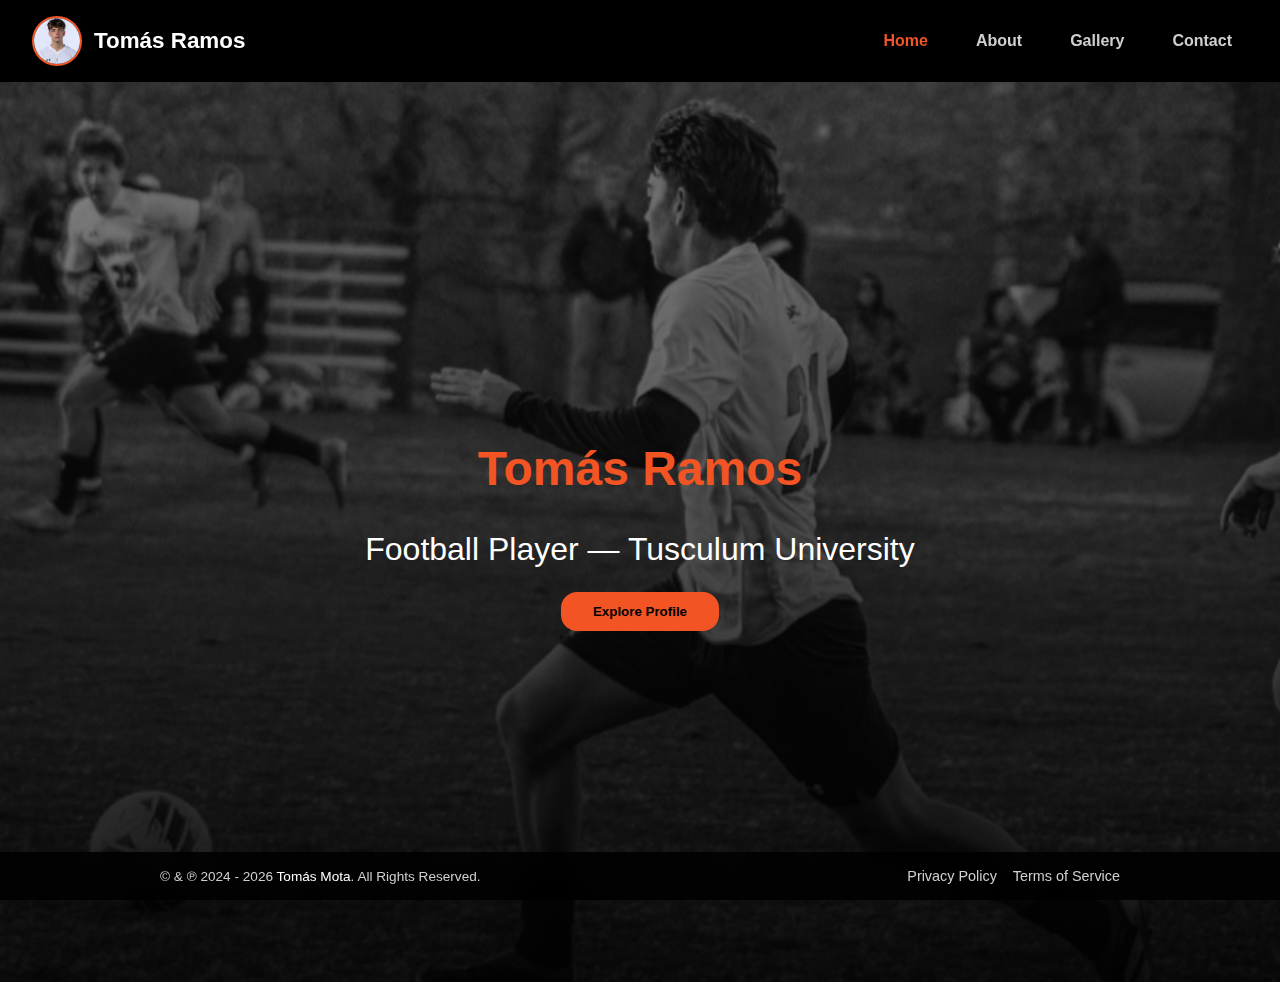
<file: index.html>
<!DOCTYPE html>
<html lang="en">
<head>
  <meta charset="UTF-8">
  <meta name="viewport" content="width=device-width, initial-scale=1.0">
  <title>Tomás Ramos — Home</title>
  <link rel="icon" href="img/profile.jpg" type="image/jpg" />
  <link rel="stylesheet" href="css/style.css">
</head>
<body>
  <!-- HEADER -->
  <header>
    <a href="index.html" class="logo">
      <img src="img/profile.jpg" alt="Tomás Ramos"> Tomás Ramos
    </a>
    <nav>
      <a href="index.html" class="active">Home</a>
      <a href="about.html">About</a>
      <!-- <a href="stats.html">Stats</a> -->
      <a href="gallery.html">Gallery</a>
      <a href="contact.html">Contact</a>
    </nav>
    <div class="menu-toggle">&#9776;</div> <!-- botão do menu -->
  </header>

  <!-- HERO FULLSCREEN -->
  <section class="hero">
    <h1>Tomás Ramos</h1>
    <h2>Football Player — Tusculum University</h2>
    <button onclick="window.location.href='about.html'">Explore Profile</button>
  </section>

  <!-- FOOTER -->
  <footer>
    <div class="left">
      © & ℗ 2024 - <span class="year"></span> <a href="https://tomasmotahq.github.io/" class="font-bold">Tomás Mota</a>. All Rights Reserved.
    </div>
    <div class="right">
      <a href="https://tomasmotahq.github.io/privacypolicy.html">Privacy Policy</a>
      <a href="https://tomasmotahq.github.io/termsofservice.html">Terms of Service</a>
    </div>
  </footer>

  <script src="js/main.js"></script>
</body>
</html>
</file>
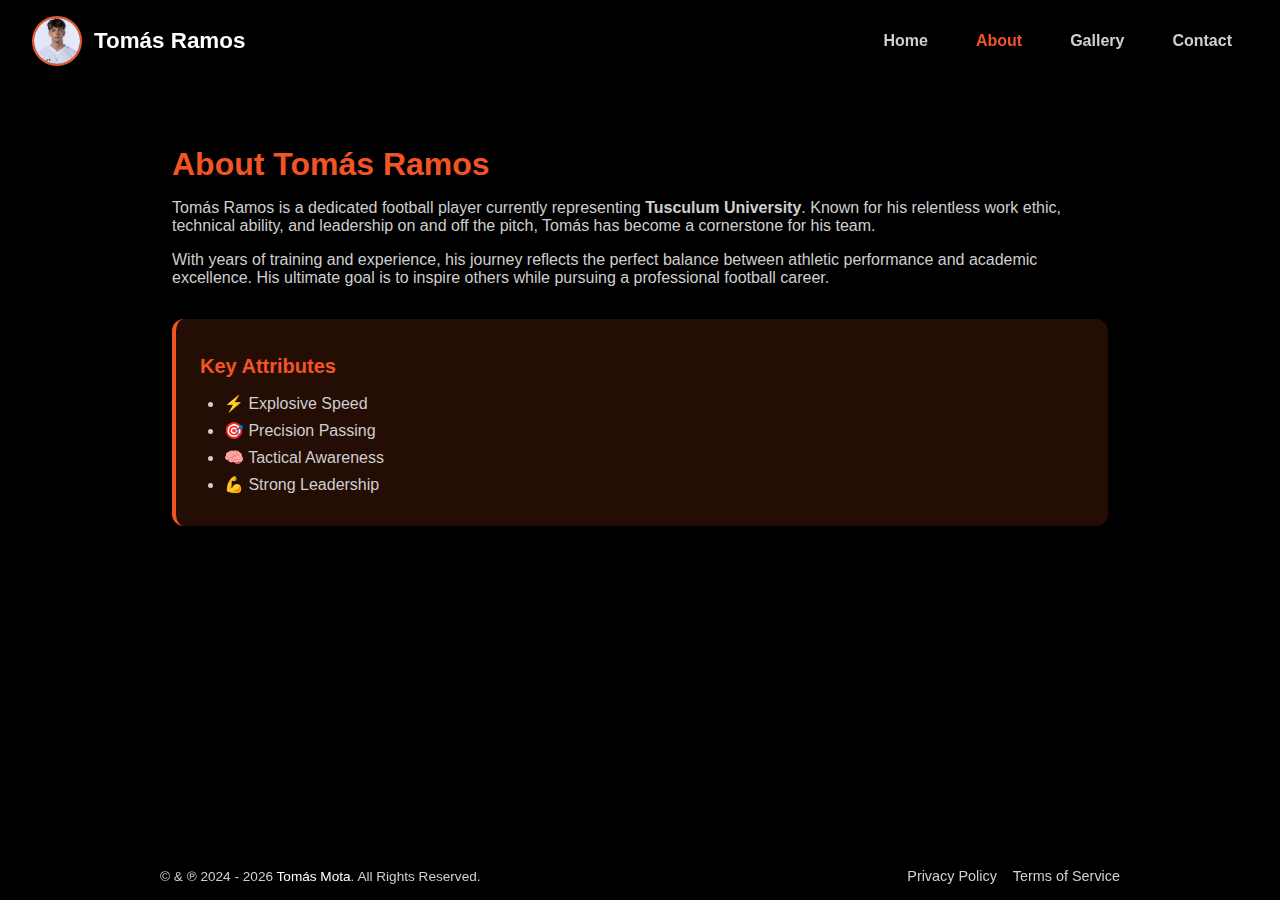
<file: about.html>
<!DOCTYPE html>
<html lang="en">
<head>
  <meta charset="UTF-8" />
  <meta name="viewport" content="width=device-width, initial-scale=1.0" />
  <title>Tomás Ramos — About</title>
  <link rel="icon" href="img/profile.jpg" type="image/jpg" />
  <link rel="stylesheet" href="css/style.css">
</head>
<body>
  <!-- HEADER -->
  <header>
    <a href="index.html" class="logo">
      <img src="img/profile.jpg" alt="Tomás Ramos"> Tomás Ramos
    </a>
    <nav>
      <a href="index.html">Home</a>
      <a href="about.html" class="active">About</a>
      <!-- <a href="stats.html">Stats</a> -->
      <a href="gallery.html">Gallery</a>
      <a href="contact.html">Contact</a>
    </nav>
    <div class="menu-toggle">&#9776;</div> <!-- botão do menu -->
  </header>

  <!-- ABOUT SECTION -->
  <section class="section">
    <h2>About Tomás Ramos</h2>
    <p>
      Tomás Ramos is a dedicated football player currently representing <strong>Tusculum University</strong>. 
      Known for his relentless work ethic, technical ability, and leadership on and off the pitch, 
      Tomás has become a cornerstone for his team.
    </p>
    <p>
      With years of training and experience, his journey reflects the perfect balance between 
      athletic performance and academic excellence. His ultimate goal is to inspire others while 
      pursuing a professional football career.
    </p>

    <div class="highlight-box">
      <h3>Key Attributes</h3>
      <ul>
        <li>⚡ Explosive Speed</li>
        <li>🎯 Precision Passing</li>
        <li>🧠 Tactical Awareness</li>
        <li>💪 Strong Leadership</li>
      </ul>
    </div>
  </section>

  <!-- FOOTER -->
  <footer>
    <div class="left">
      © & ℗ 2024 - <span class="year"></span> <a href="https://tomasmotahq.github.io/" class="font-bold">Tomás Mota</a>. All Rights Reserved.
    </div>
    <div class="right">
      <a href="https://tomasmotahq.github.io/privacypolicy.html">Privacy Policy</a>
      <a href="https://tomasmotahq.github.io/termsofservice.html">Terms of Service</a>
    </div>
  </footer>

  <script src="js/main.js"></script>
</body>
</html>
</file>
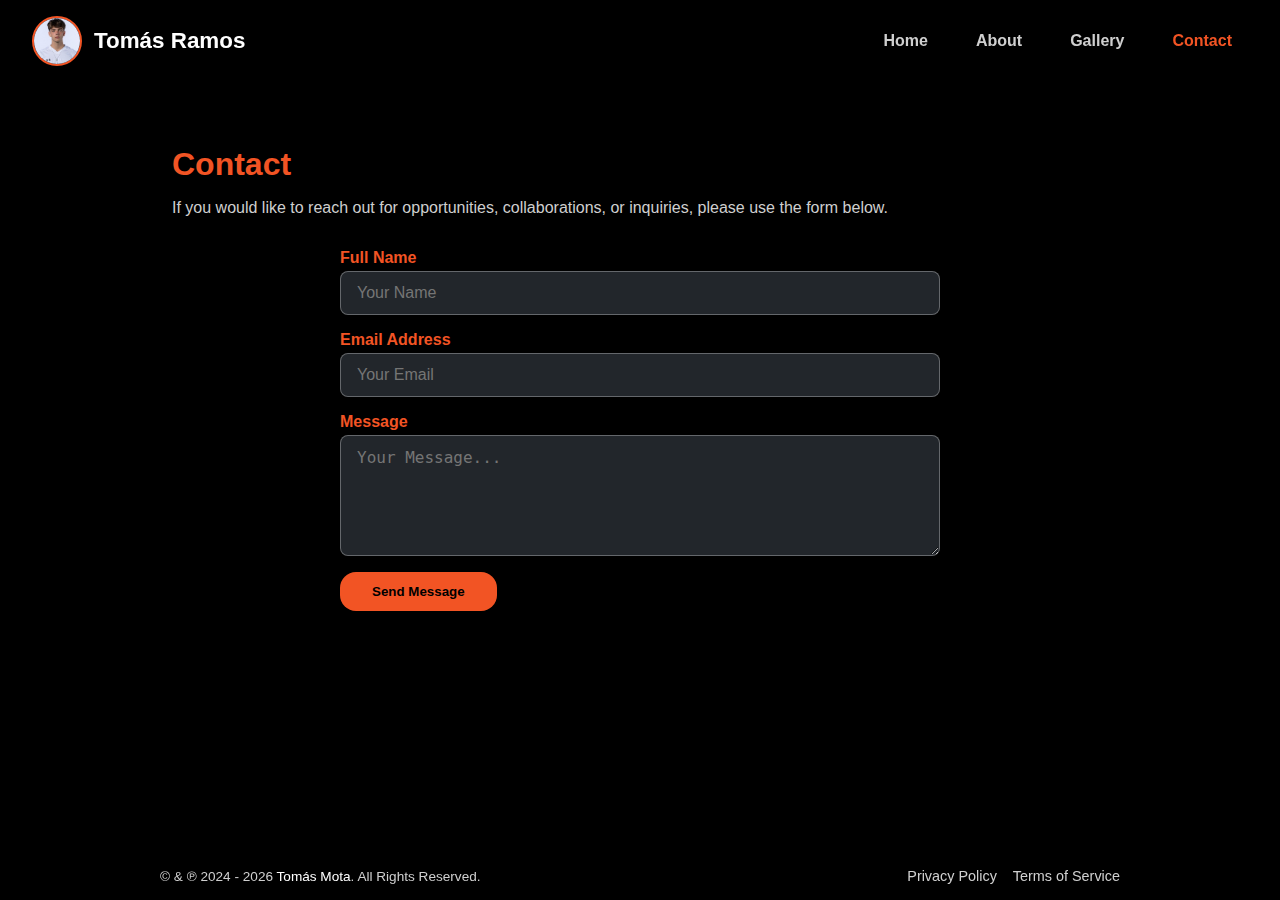
<file: contact.html>
<!DOCTYPE html>
<html lang="en">
<head>
  <meta charset="UTF-8" />
  <meta name="viewport" content="width=device-width, initial-scale=1.0" />
  <title>Tomás Ramos — Contact</title>
  <link rel="icon" href="img/profile.jpg" type="image/jpg" />
  <link rel="stylesheet" href="css/style.css">
</head>
<body>
  <!-- HEADER -->
  <header>
    <a href="index.html" class="logo">
      <img src="img/profile.jpg" alt="Tomás Ramos"> Tomás Ramos
    </a>
    <nav>
      <a href="index.html">Home</a>
      <a href="about.html">About</a>
      <!-- <a href="stats.html">Stats</a> -->
      <a href="gallery.html">Gallery</a>
      <a href="contact.html" class="active">Contact</a>
    </nav>
    <div class="menu-toggle">&#9776;</div> <!-- botão do menu -->
  </header>

  <!-- CONTACT SECTION -->
  <section class="section">
    <h2>Contact</h2>
    <p>If you would like to reach out for opportunities, collaborations, or inquiries, please use the form below.</p>
    
    <form class="contact-form">
      <div class="form-group">
        <label for="name">Full Name</label>
        <input type="text" id="name" placeholder="Your Name" required>
      </div>

      <div class="form-group">
        <label for="email">Email Address</label>
        <input type="email" id="email" placeholder="Your Email" required>
      </div>

      <div class="form-group">
        <label for="message">Message</label>
        <textarea id="message" rows="5" placeholder="Your Message..." required></textarea>
      </div>

      <button type="submit">Send Message</button>
    </form>
  </section>

  <!-- FOOTER -->
  <footer>
    <div class="left">
      © & ℗ 2024 - <span class="year"></span> <a href="https://tomasmotahq.github.io/" class="font-bold">Tomás Mota</a>. All Rights Reserved.
    </div>
    <div class="right">
      <a href="https://tomasmotahq.github.io/privacypolicy.html">Privacy Policy</a>
      <a href="https://tomasmotahq.github.io/termsofservice.html">Terms of Service</a>
    </div>
  </footer>

  <script src="js/main.js"></script>
</body>
</html>
</file>
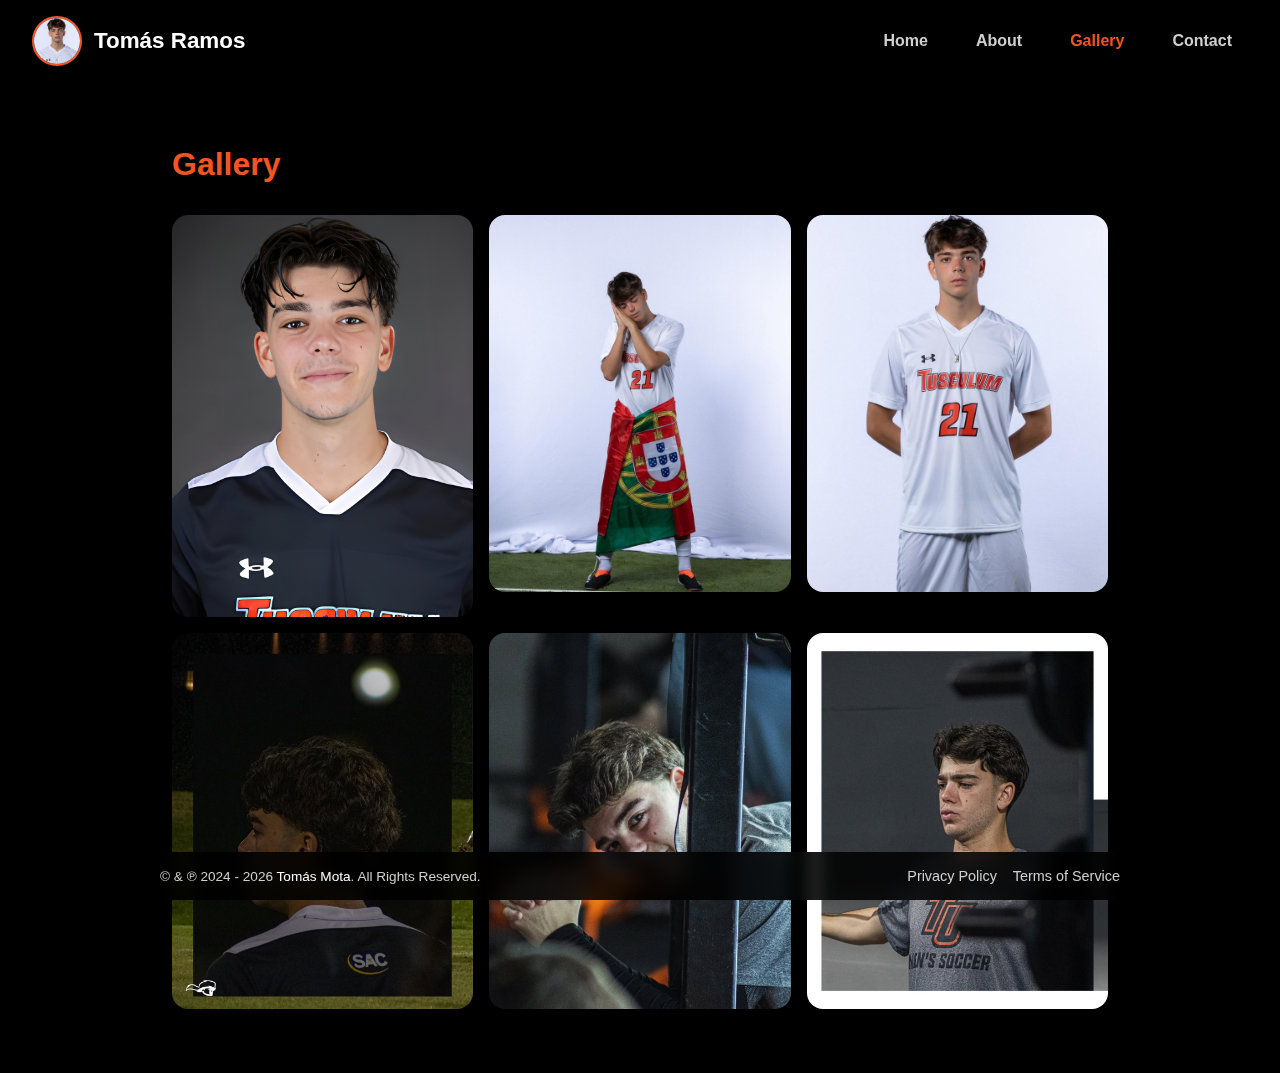
<file: gallery.html>
<!DOCTYPE html>
<html lang="en">
<head>
  <meta charset="UTF-8" />
  <meta name="viewport" content="width=device-width, initial-scale=1.0" />
  <title>Tomás Ramos — Gallery</title>
  <link rel="icon" href="img/profile.jpg" type="image/jpg" />
  <link rel="stylesheet" href="css/style.css">
</head>
<body>
  <!-- HEADER -->
  <header>
    <a href="index.html" class="logo">
      <img src="img/profile.jpg" alt="Tomás Ramos"> Tomás Ramos
    </a>
    <nav>
      <a href="index.html">Home</a>
      <a href="about.html">About</a>
      <!-- <a href="stats.html">Stats</a> -->
      <a href="gallery.html" class="active">Gallery</a>
      <a href="contact.html">Contact</a>
    </nav>
    <div class="menu-toggle">&#9776;</div> <!-- botão do menu -->
  </header>

  <!-- GALLERY SECTION -->
  <section class="section">
    <h2>Gallery</h2>
    <div class="gallery">
      <img src="img/personal-pic.png">
      <img src="img/02.jpg">
      <img src="img/03.jpg">
      <img src="img/04.jpg">
      <img src="img/05.jpg">
      <img src="img/06.jpg">
    </div>
  </section>

  <!-- FOOTER -->
  <footer>
    <div class="left">
      © & ℗ 2024 - <span class="year"></span> <a href="https://tomasmotahq.github.io/" class="font-bold">Tomás Mota</a>. All Rights Reserved.
    </div>
    <div class="right">
      <a href="https://tomasmotahq.github.io/privacypolicy.html">Privacy Policy</a>
      <a href="https://tomasmotahq.github.io/termsofservice.html">Terms of Service</a>
    </div>
  </footer>

  <script src="js/main.js"></script>
</body>
</html>
</file>
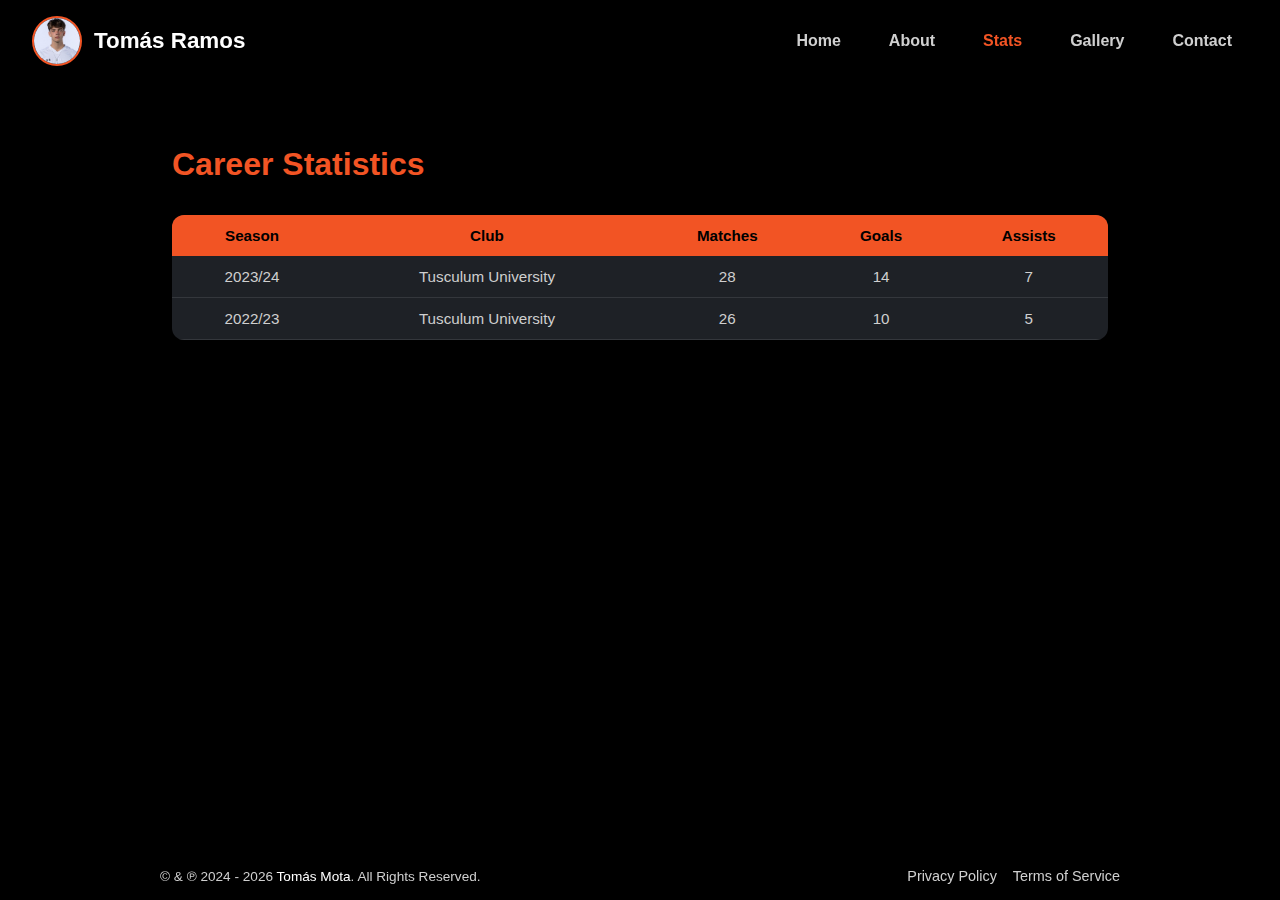
<file: stats.html>
<!DOCTYPE html>
<html lang="en">
<head>
  <meta charset="UTF-8" />
  <meta name="viewport" content="width=device-width, initial-scale=1.0" />
  <title>Tomás Ramos — Stats</title>
  <link rel="icon" href="img/profile.jpg" type="image/jpg" />
  <link rel="stylesheet" href="css/style.css">
</head>
<body>
  <!-- HEADER -->
  <header>
    <a href="index.html" class="logo">
      <img src="img/profile.jpg" alt="Tomás Ramos"> Tomás Ramos
    </a>
    <nav>
      <a href="index.html">Home</a>
      <a href="about.html">About</a>
      <a href="stats.html" class="active">Stats</a>
      <a href="gallery.html">Gallery</a>
      <a href="contact.html">Contact</a>
    </nav>
    <div class="menu-toggle">&#9776;</div> <!-- botão do menu -->
  </header>

  <!-- STATS SECTION -->
  <section class="section">
    <h2>Career Statistics</h2>
    <table class="stats-table">
      <thead>
        <tr>
          <th>Season</th>
          <th>Club</th>
          <th>Matches</th>
          <th>Goals</th>
          <th>Assists</th>
        </tr>
      </thead>
      <tbody>
        <tr>
          <td>2023/24</td>
          <td>Tusculum University</td>
          <td>28</td>
          <td>14</td>
          <td>7</td>
        </tr>
        <tr>
          <td>2022/23</td>
          <td>Tusculum University</td>
          <td>26</td>
          <td>10</td>
          <td>5</td>
        </tr>
      </tbody>
    </table>
  </section>

  <!-- FOOTER -->
  <footer>
    <div class="left">
      © & ℗ 2024 - <span class="year"></span> <a href="/" class="font-bold">Tomás Mota</a>. All Rights Reserved.
    </div>
    <div class="right">
      <a href="/privacy-policy">Privacy Policy</a>
      <a href="/terms-of-service">Terms of Service</a>
    </div>
  </footer>

  <script src="js/main.js"></script>
</body>
</html>
</file>
<file: css/style.css>
/* ===== GLOBAL ===== */
:root {
  --c-orange: #F25424;
  --c-black: #000000;
  --c-white: #ffffff;
  --c-white2: #cfcfcf;
}

* { box-sizing: border-box; }
body {
  margin: 0;
  font-family: 'Inter', sans-serif;
  background: var(--c-black);
  color: var(--c-white);
  overflow-x: hidden;
}

a { text-decoration: none; color: var(--c-white); }
a:hover { color: var(--c-orange); }

/* ===== HEADER ===== */
header {
  position: sticky;
  top: 0;
  z-index: 100;
  padding: 1rem 2rem;
  display: flex;
  justify-content: space-between;
  align-items: center;
  background-color: rgba(0,0,0,0.85);
  backdrop-filter: blur(8px);
}

header a.logo {
  display: flex;
  align-items: center;
  gap: 0.75rem;
  font-weight: 700;
  font-size: 1.4rem;
  color: var(--c-white);
}

header a.logo img {
  width: 50px;
  height: 50px;
  border-radius: 50%;
  object-fit: cover;
  border: 2px solid var(--c-orange);
}

header nav {
  display: flex;
  gap: 1rem;
}

header nav a {
  padding: 0.5rem 1rem;
  border-radius: 0.5rem;
  font-weight: 600;
  transition: 0.3s;
  color: var(--c-white2);
}

header nav a:hover { background-color: var(--c-orange); color: var(--c-black); }
header nav a.active { color: var(--c-orange); font-weight: 700; }
header nav a.active:hover { background-color: var(--c-white); font-weight: 700; }

/* ===== MENU MOBILE ===== */
.menu-toggle {
    display: none;
}

/* MOBILE MENU */
@media (max-width: 768px) {
    header nav {
        position: absolute; /* relativo ao header */
        top: 100%; /* imediatamente abaixo do header */
        right: 0;
        width: 100%;
        background-color: rgba(0,0,0,0.95);
        flex-direction: column;
        align-items: center;
        gap: 1.5rem;
        padding: 1rem 0;
        display: none; /* escondido por padrão */
        z-index: 99;
    }

    header nav.open {
        display: flex; /* aparece quando ativado */
    }

    header nav a {
        font-size: 1.5rem;
        padding: 0.5rem 1rem;
    }

    .menu-toggle {
        display: block;
        font-size: 2rem;
        cursor: pointer;
        color: var(--c-white);
    }
}




/* ===== HERO FULLSCREEN ===== */
.hero {
    display: flex;
    flex-direction: column;
    justify-content: center;
    align-items: center;
    min-height: 100vh;
    text-align: center;
    padding: 2rem;
    background: linear-gradient(to bottom, rgba(0,0,0,0.4), rgba(0,0,0,0.9)),
        url('../img/football1.jpg') center/cover no-repeat;
}

.hero h1 {
    font-size: 3rem;
    font-weight: 700;
    color: var(--c-orange);
    margin: 0.5rem 0;
}

.hero h2 {
    font-size: 2rem;
    font-weight: 500;
    margin-bottom: 1.5rem;
}

.hero button {
    padding: 0.75rem 2rem;
    border-radius: 1rem;
    border: none;
    background-color: var(--c-orange);
    color: var(--c-black);
    font-weight: 600;
    cursor: pointer;
    transition: background 0.3s;
}

.hero button:hover {
    background-color: #d94c20;
}

@media (max-width: 768px) {
    .hero h1 {
        font-size: 2.2rem;
    }
    .hero h2 {
        font-size: 1.5rem;
    }
}

/* ===== SECTIONS ===== */
.section {
    max-width: 1000px;
    margin: 4rem auto;
    padding: 0 2rem;
}

.section h2 {
    font-size: 2rem;
    font-weight: 700;
    margin-bottom: 1rem;
    color: var(--c-orange);
}

.section p, .section li {
    font-size: 1rem;
    color: var(--c-white2);
    margin-bottom: 0.75rem;
}

.highlight-box {
    background-color: rgba(242,84,36,0.15);
    border-left: 4px solid var(--c-orange);
    padding: 1rem 1.5rem;
    margin-top: 2rem;
    border-radius: 0.75rem;
}

.highlight-box h3 {
    margin-bottom: 0.75rem;
    color: var(--c-orange);
    font-size: 1.25rem;
}

.highlight-box ul {
    padding-left: 1.5rem;
}

.highlight-box ul li {
    margin-bottom: 0.5rem;
    color: var(--c-white2);
}

/* ===== STATS TABLE ===== */
.stats-table {
    width: 100%;
    border-collapse: collapse;
    margin-top: 2rem;
    font-size: 0.95rem;
    color: var(--c-white2);
    background-color: rgba(43,47,54,0.7);
    border-radius: 0.75rem;
    overflow: hidden;
}

.stats-table th, .stats-table td {
    padding: 0.75rem 1rem;
    text-align: center;
}

.stats-table thead {
    background-color: var(--c-orange);
    color: var(--c-black);
}

.stats-table tbody tr {
    border-bottom: 1px solid rgba(255,255,255,0.1);
    transition: background 0.3s;
}

.stats-table tbody tr:hover {
    background-color: rgba(242,84,36,0.2);
}

/* ===== GALLERY ===== */
.gallery {
    display: grid;
    grid-template-columns: repeat(auto-fit, minmax(250px, 1fr));
    gap: 1rem;
    margin-top: 2rem;
}

.gallery img {
    width: 100%;
    border-radius: 1rem;
    object-fit: cover;
    box-shadow: 0 6px 15px rgba(0,0,0,0.5);
    transition: transform 0.3s, box-shadow 0.3s;
}

.gallery img:hover {
    transform: scale(1.05);
    box-shadow: 0 10px 25px rgba(242,84,36,0.5);
}

@media (max-width: 768px) {
    .gallery {
        grid-template-columns: repeat(auto-fit, minmax(180px,1fr));
    }
}

/* ===== CONTACT FORM ===== */
.contact-form {
    max-width: 600px;
    margin: 2rem auto;
    display: flex;
    flex-direction: column;
    gap: 1rem;
}

.contact-form .form-group {
    display: flex;
    flex-direction: column;
    gap: 0.25rem;
}

.contact-form label {
    font-weight: 600;
    color: var(--c-orange);
}

.contact-form input,
.contact-form textarea {
    padding: 0.75rem 1rem;
    border-radius: 0.5rem;
    border: 1px solid rgba(255,255,255,0.3);
    background-color: rgba(43,47,54,0.8);
    color: var(--c-white);
    font-size: 1rem;
    transition: border 0.3s, background 0.3s;
}

.contact-form input:focus,
.contact-form textarea:focus {
    outline: none;
    border: 1px solid var(--c-orange);
    background-color: rgba(43,47,54,1);
}

.contact-form button {
    padding: 0.75rem 2rem;
    border-radius: 1rem;
    border: none;
    background-color: var(--c-orange);
    color: var(--c-black);
    font-weight: 600;
    cursor: pointer;
    transition: background 0.3s;
    align-self: flex-start;
}

.contact-form button:hover {
    background-color: #d94c20;
}

/* ===== FOOTER ===== */
footer {
    background-color: rgba(0,0,0,0.85);
    backdrop-filter: blur(8px);
    color: var(--c-white2);
    padding: 1rem 10rem;
    font-size: 0.9rem;
    display: flex;
    justify-content: space-between;
    align-items: center;
    position: fixed;
    bottom: 0;
    left: 0;
    right: 0;
}

footer .left {
    text-align: left;
    font-size: 0.85rem;
}

footer .right {
    display: flex;
    gap: 1rem;
}

footer .right a {
    color: var(--c-white2);
    transition: 0.3s;
    font-weight: 500;
}

footer .right a:hover {
    color: var(--c-orange);
}

@media (max-width: 768px) {
    footer {
        flex-direction: column;
        text-align: center;
        padding: 1rem 2rem;
    }

    footer .right {
        justify-content: center;
        flex-wrap: wrap;
        gap: 0.5rem;
    }
}
</file>
